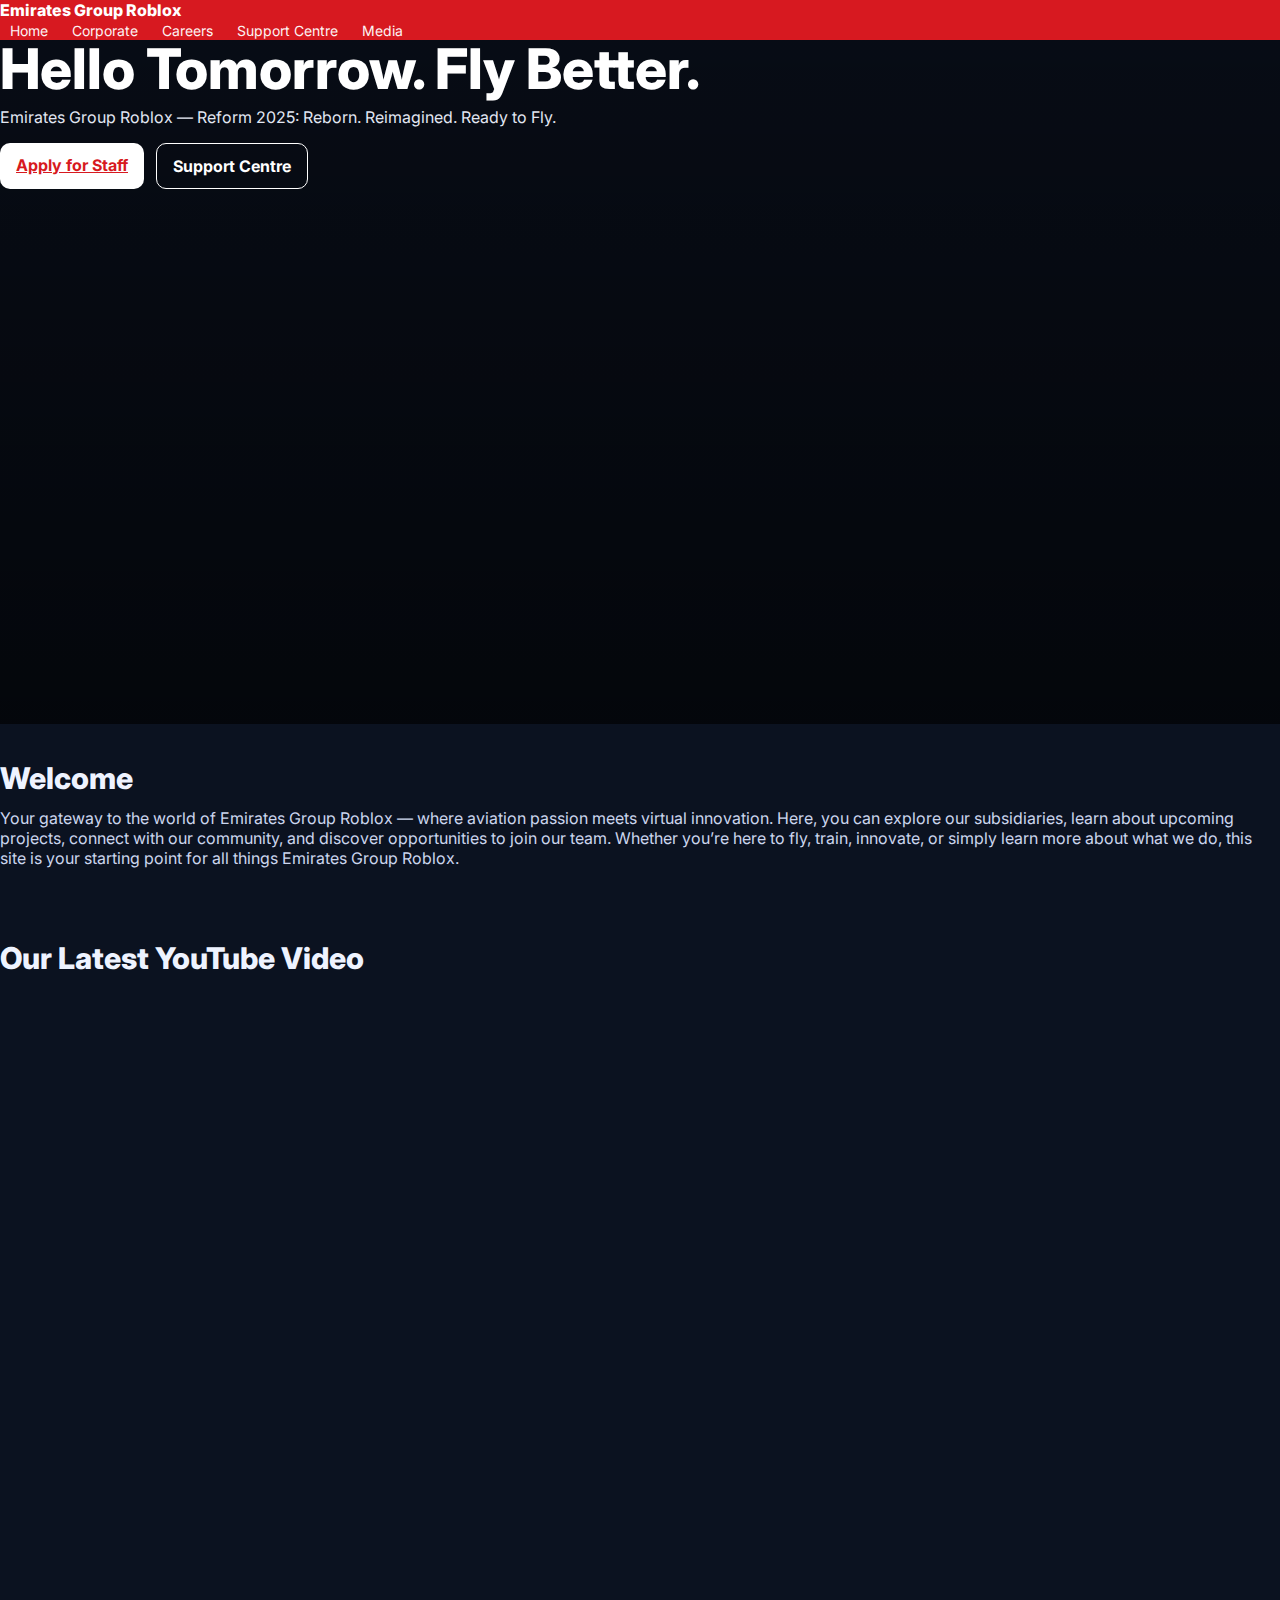
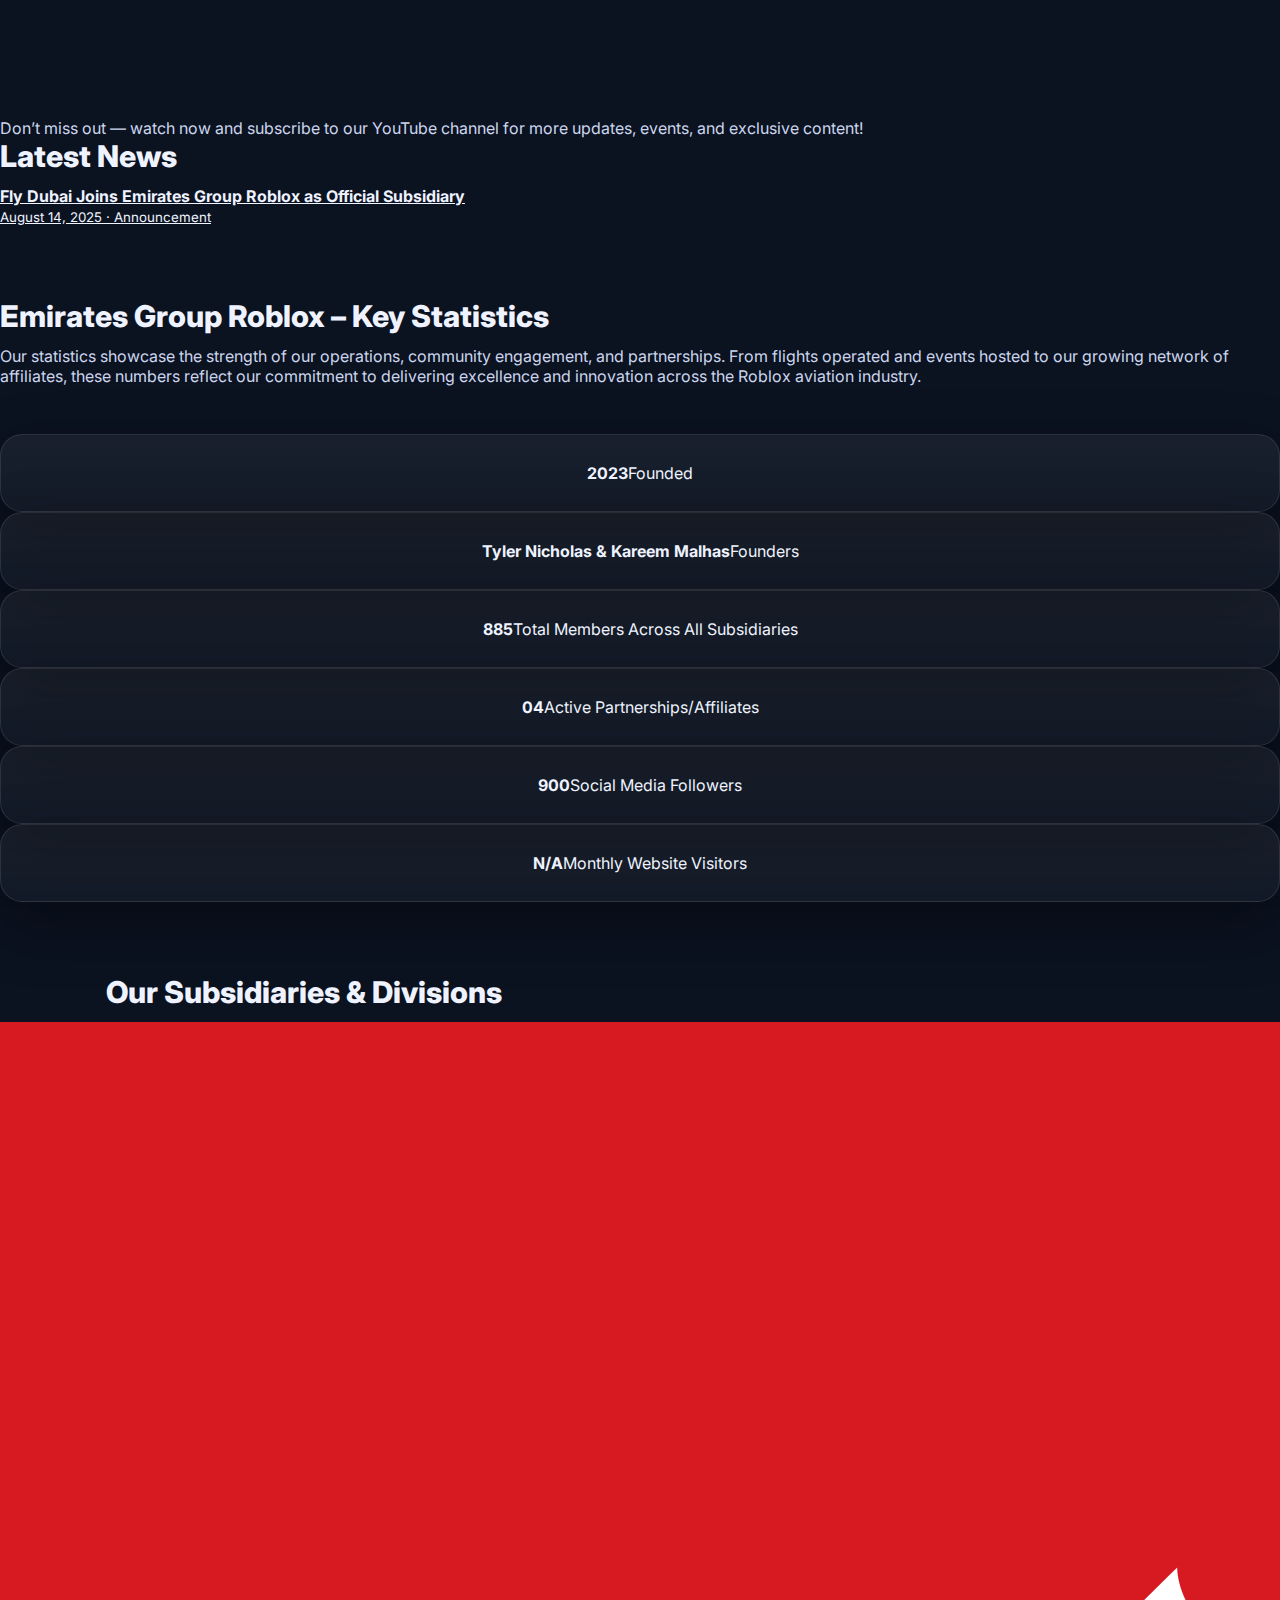
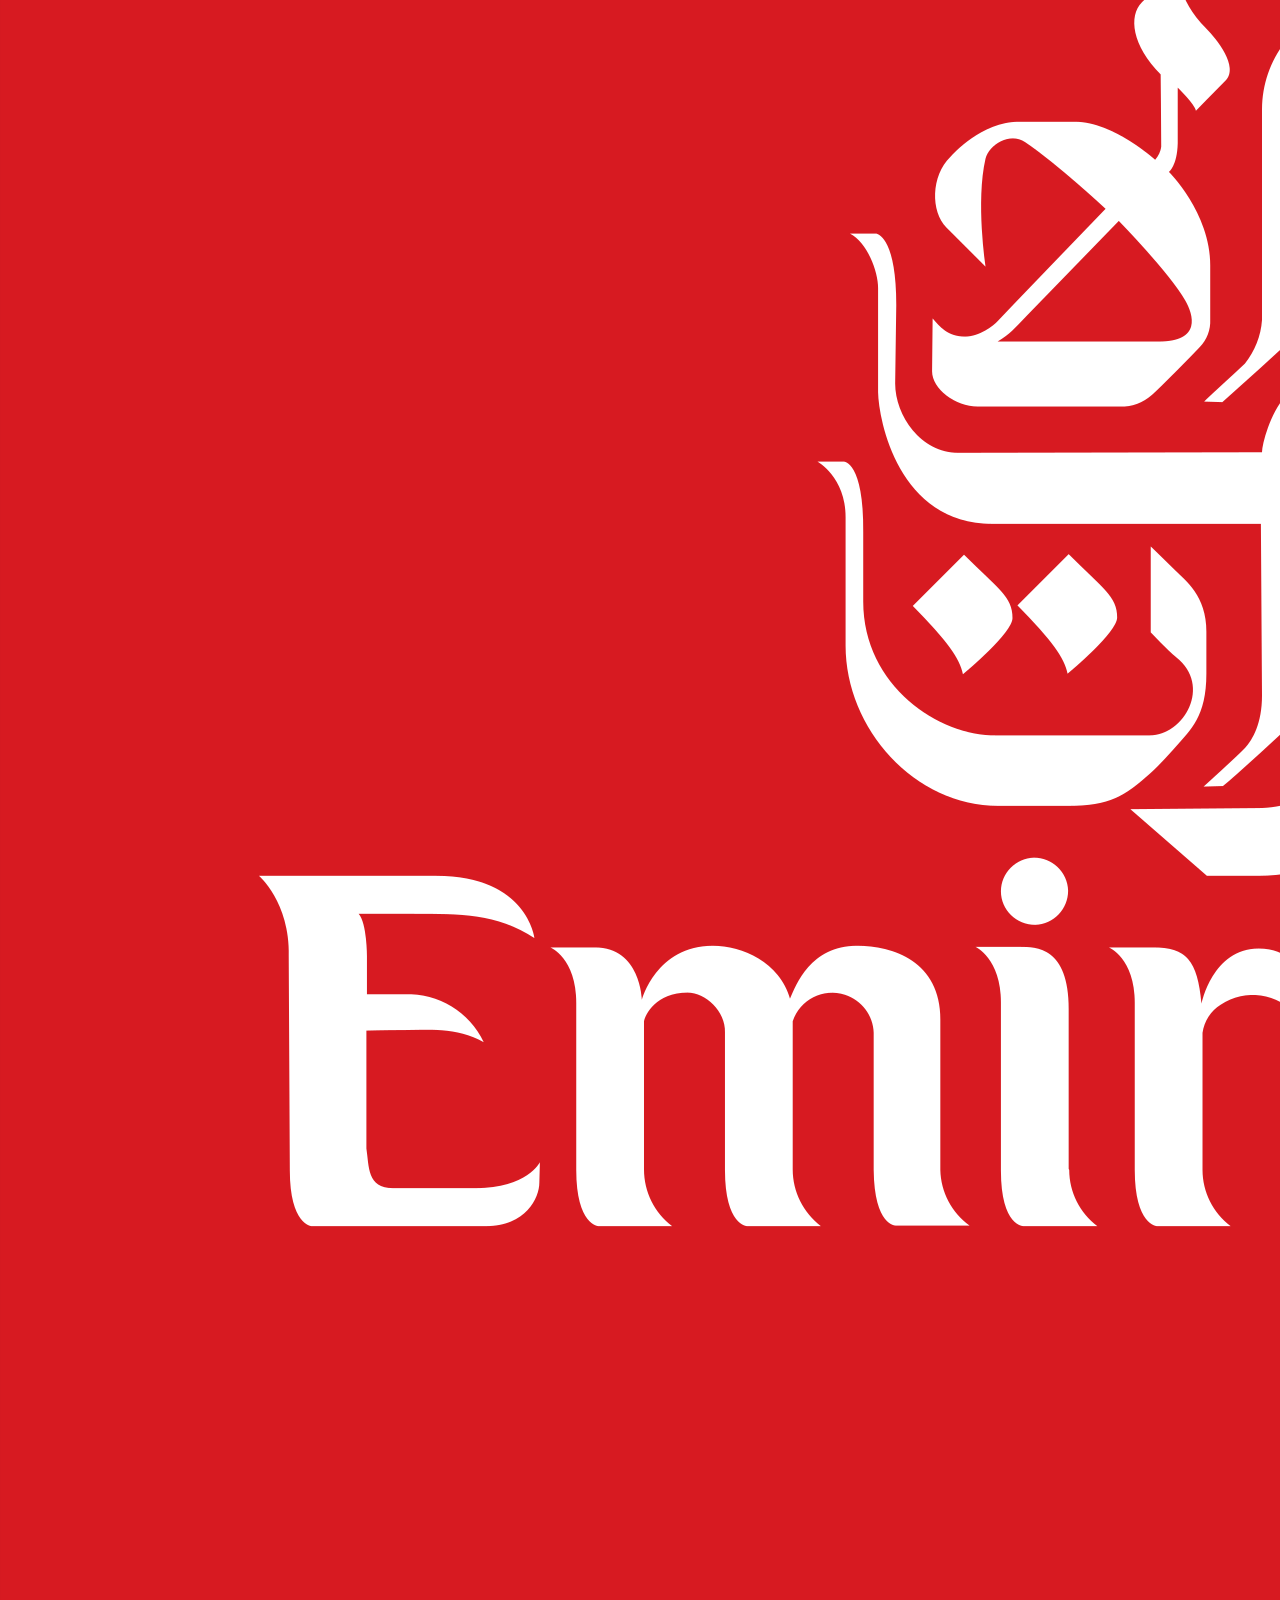
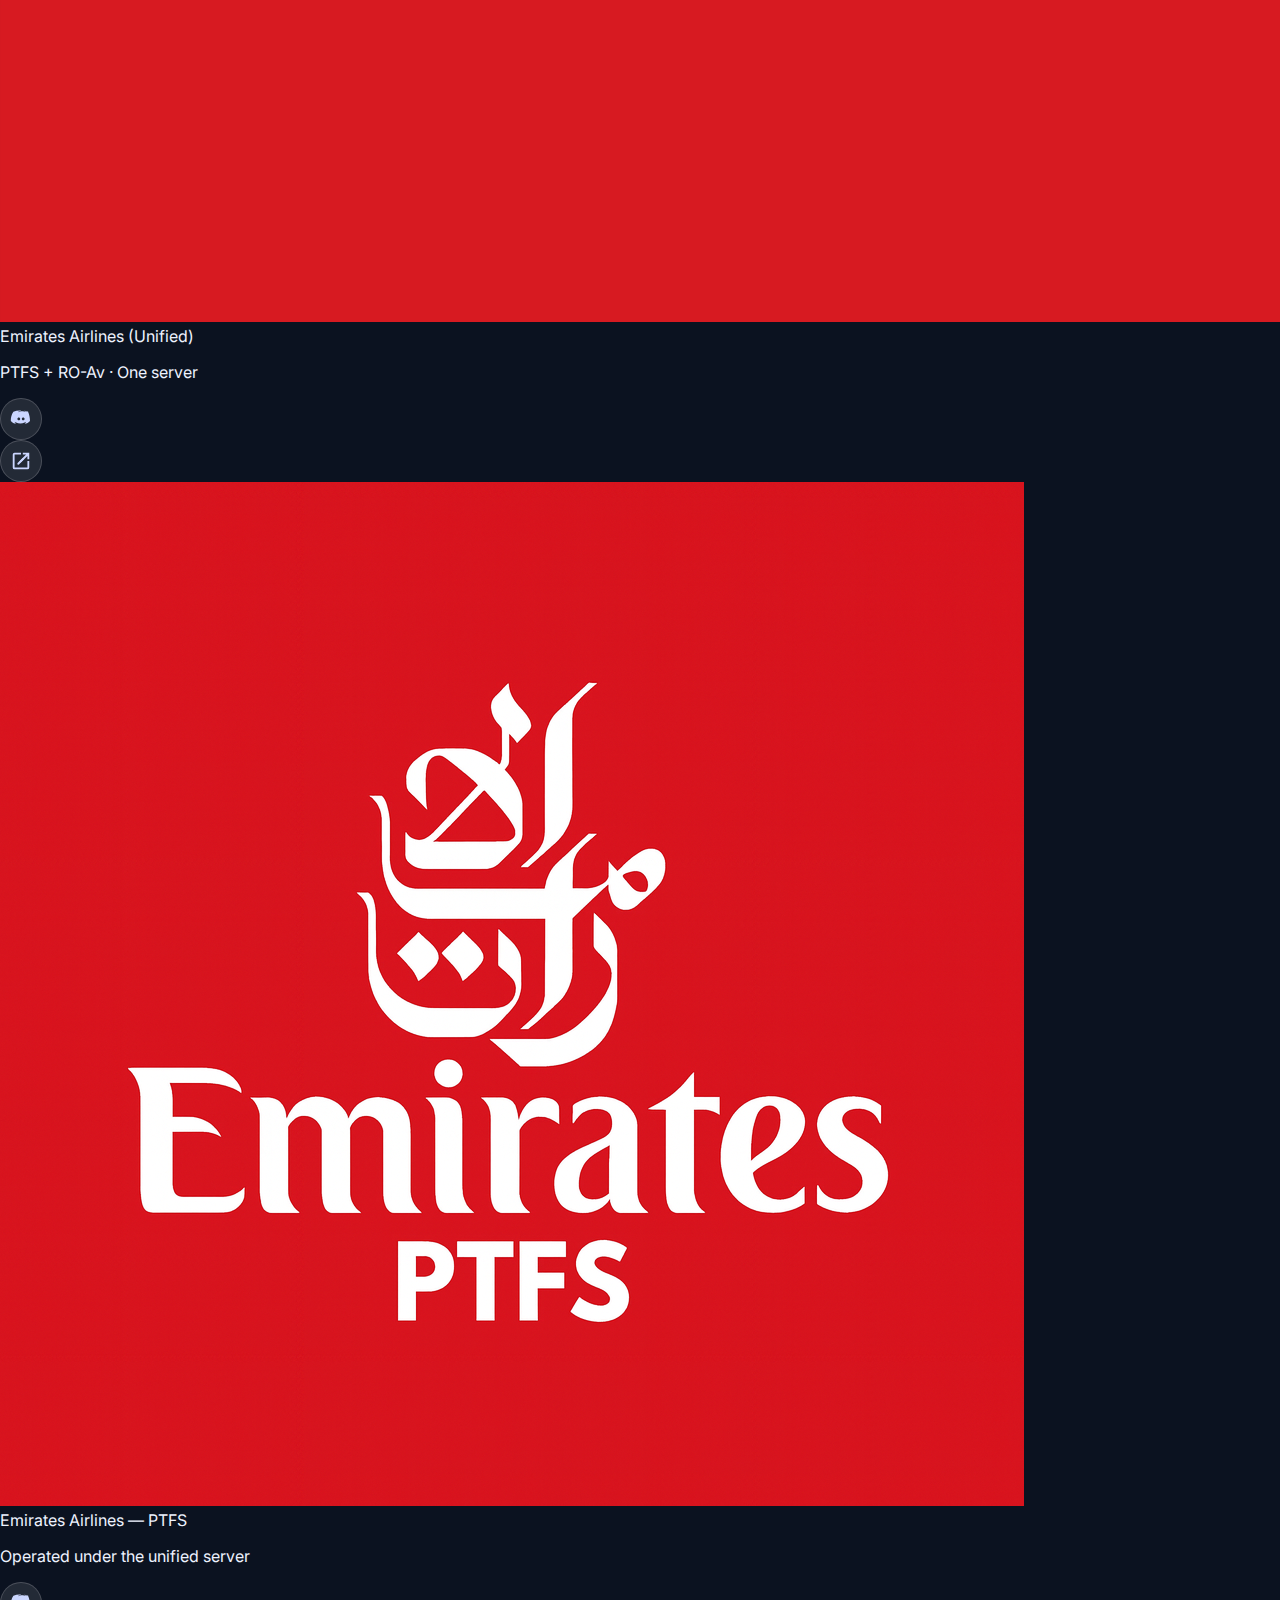
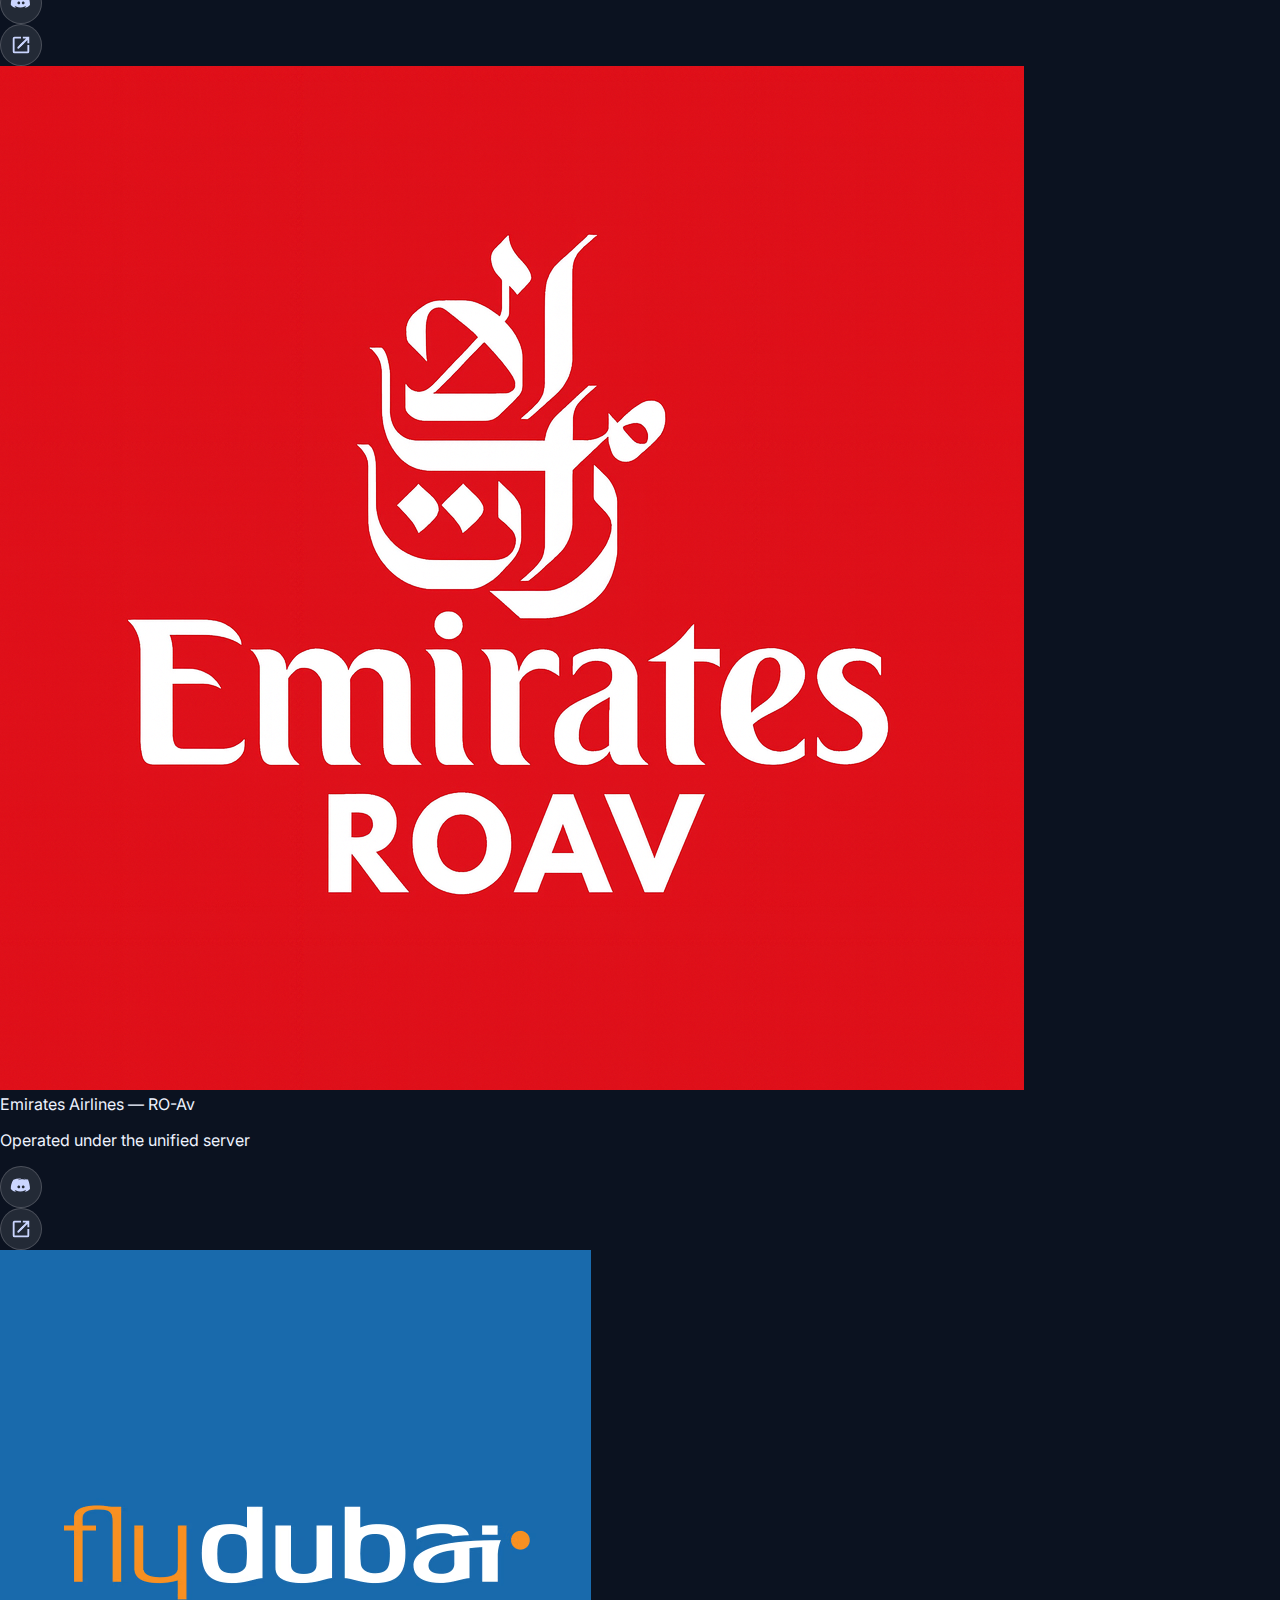
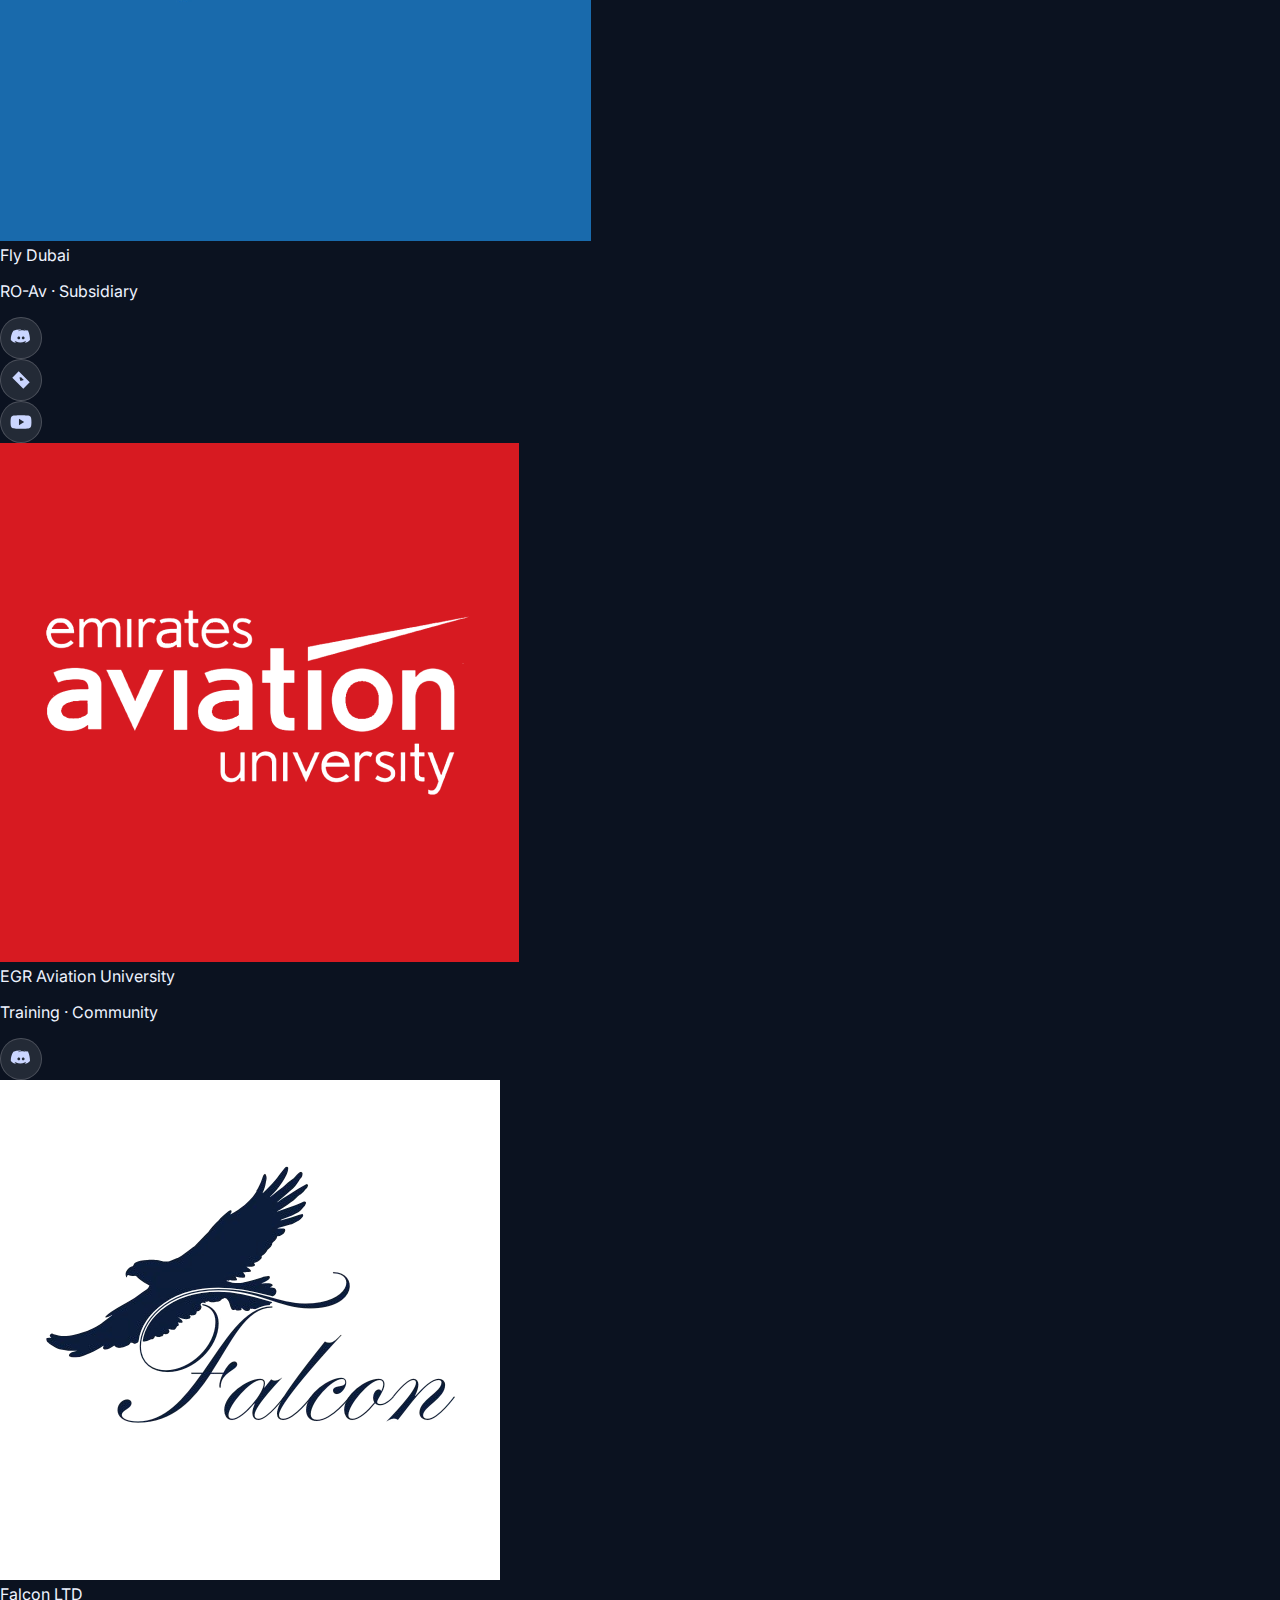
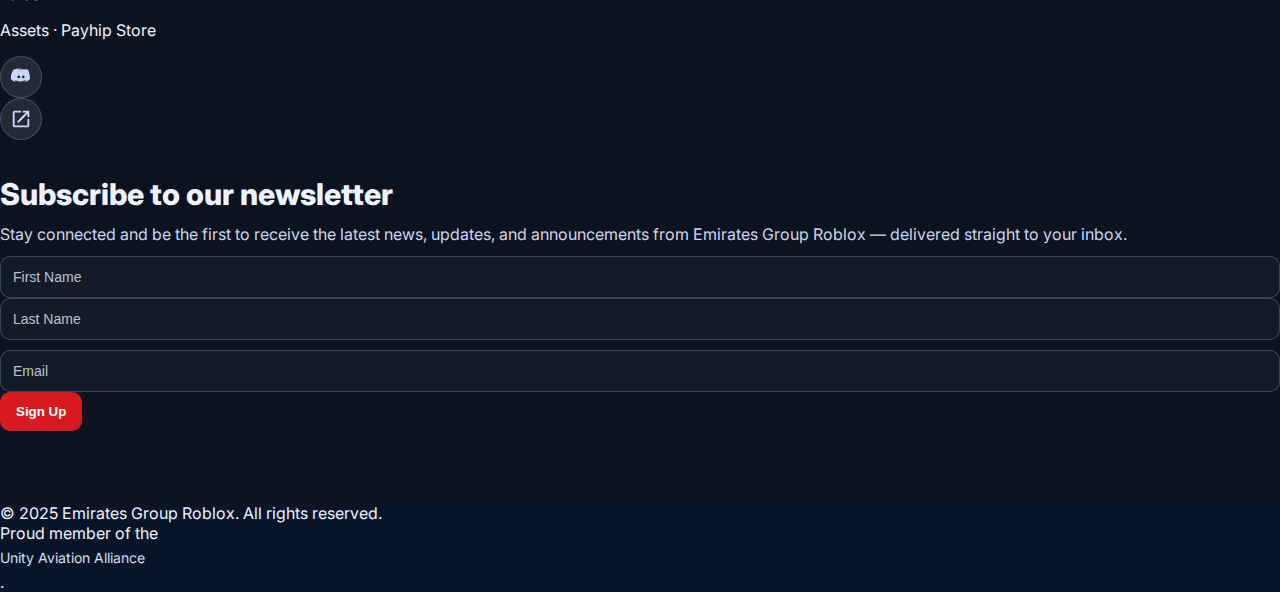
<file: index.html>
<!doctype html>
<html lang="en">
<head>
  <meta charset="utf-8">
  <title>Emirates Group Roblox</title>
  <meta name="viewport" content="width=device-width,initial-scale=1">
  <link rel="stylesheet" href="/css/style.css">
  <meta name="description" content="Emirates Group Roblox — Hello Tomorrow. Fly Better. Reform 2025: Reborn. Reimagined. Ready to Fly.">
</head>
<body>
  <!-- NAV -->
  <div class="nav">
    <div class="brand">Emirates Group Roblox</div>
    <nav>
      <a href="/index.html">Home</a>
      <a href="/corporate.html">Corporate</a>
      <a href="/careers.html">Careers</a>
      <a href="/support/index.html">Support Centre</a>
      <a href="/media.html">Media</a>
    </nav>
  </div>

  <!-- HERO (images injected by JS) -->
  <section class="hero">
    <div class="inner">
      <div class="wrap">
        <h1 class="h1 reveal">Hello Tomorrow. Fly Better.</h1>
        <p class="sub reveal">Emirates Group Roblox — Reform 2025: Reborn. Reimagined. Ready to Fly.</p>
        <div class="ctas reveal">
          <a class="btn primary" href="/careers.html">Apply for Staff</a>
          <a class="btn ghost" href="/support/index.html">Support Centre</a>
        </div>
      </div>
    </div>
  </section>

  <!-- WELCOME -->
  <section class="section reveal">
    <h2 class="h2">Welcome</h2>
    <p class="p">
      Your gateway to the world of Emirates Group Roblox — where aviation passion meets virtual innovation. Here, you can explore our subsidiaries, learn about upcoming projects, connect with our community, and discover opportunities to join our team. Whether you’re here to fly, train, innovate, or simply learn more about what we do, this site is your starting point for all things Emirates Group Roblox.
    </p>
  </section>

  <!-- VIDEO + NEWS -->
  <section class="section grid grid-2">
    <!-- Latest YouTube Video -->
    <div class="reveal">
      <h2 class="h2">Our Latest YouTube Video</h2>
      <div class="video">
        <iframe src="https://www.youtube.com/embed/wBkx7YEi4nA" title="Latest video" frameborder="0"
                allow="accelerometer; autoplay; clipboard-write; encrypted-media; gyroscope; picture-in-picture; web-share"
                allowfullscreen></iframe>
      </div>
      <p class="p" style="margin-top:10px">
        Don’t miss out — watch now and subscribe to our YouTube channel for more updates, events, and exclusive content!
      </p>
    </div>

    <!-- Latest News -->
    <div class="reveal">
      <h2 class="h2">Latest News</h2>
      <div class="news">
        <a class="news-item" href="/media.html#flydubai-joins">
          <b>Fly Dubai Joins Emirates Group Roblox as Official Subsidiary</b><br>
          <small>August 14, 2025 · Announcement</small>
        </a>
        <!-- Add more items later by copying the block above -->
      </div>
    </div>
  </section>

  <!-- STATS -->
  <section class="section reveal">
    <h2 class="h2">Emirates Group Roblox – Key Statistics</h2>
    <p class="p" style="margin-bottom:12px">
      Our statistics showcase the strength of our operations, community engagement, and partnerships. From flights operated and events hosted to our growing network of affiliates, these numbers reflect our commitment to delivering excellence and innovation across the Roblox aviation industry.
    </p>
    <div class="stats">
      <div class="stat"><b>2023</b>Founded</div>
      <div class="stat"><b>Tyler Nicholas &amp; Kareem Malhas</b>Founders</div>
      <div class="stat"><b>885</b>Total Members Across All Subsidiaries</div>
      <div class="stat"><b>04</b>Active Partnerships/Affiliates</div>
      <div class="stat"><b>900</b>Social Media Followers</div>
      <div class="stat"><b>N/A</b>Monthly Website Visitors</div>
    </div>
  </section>

  <!-- SUBSIDIARIES -->
<div class="band-dark">
  <section class="section reveal" id="subsidiaries" style="max-width:1100px;margin:0 auto;padding:0 16px">
    <h2 class="h2">Our Subsidiaries &amp; Divisions</h2>
  </section>

  <div class="subs-tiles">

    <!-- Emirates Airlines (Unified) -->
    <div class="partner-card">
      <div class="partner-body">
        <div class="logo-wrap">
          <img src="/assets/logo-emirates-unified.png" alt="Emirates Airlines (Unified)" onerror="this.style.display='none'">
        </div>
        <div class="partner-title">Emirates Airlines (Unified)</div>
        <p class="partner-sub">PTFS + RO-Av · One server</p>
      </div>
      <div class="partner-footer">
        <a class="icon-btn" href="https://discord.gg/RaudauJNn9" target="_blank" rel="noopener" aria-label="Discord">
          <!-- Discord -->
          <svg class="icon" viewBox="0 0 24 24" fill="currentColor"><path d="M20.3 4.2A17.4 17.4 0 0 0 15.9 3l-.2.3c2 .6 3 1.4 3 1.4-1.3-.6-2.5-.9-3.6-1-1.6-.2-3.2-.1-4.7.4-.4.1-.7.2-1 .3-.1 0-.2.1-.3.1l-.3.1s1-1 3.2-1.5l-.2-.3A17.3 17.3 0 0 0 3.7 4.2C1.4 7.7.8 11 .9 14.2c1.4 1.8 3.5 2.9 5.7 3-.7-.6-1.2-1.4-1.6-2.3.5.4 1 .7 1.6.9 3 1.3 6.4 1.3 9.4 0 .6-.2 1.1-.5 1.6-.9-.4.9-.9 1.7-1.6 2.3 2.3-.1 4.4-1.2 5.8-3 0-3.3-.6-6.5-2.1-10zM9.6 13.4c-.8 0-1.5-.7-1.5-1.5S8.8 10.4 9.6 10.4s1.5.7 1.5 1.5-.7 1.5-1.5 1.5zm4.8 0c-.8 0-1.5-.7-1.5-1.5s.7-1.5 1.5-1.5 1.5.7 1.5 1.5-.7 1.5-1.5 1.5z"/></svg>
        </a>
        <a class="icon-btn" href="https://sites.google.com/view/emirratesairlinesptfs/home" target="_blank" rel="noopener" aria-label="Website">
          <!-- Link icon -->
          <svg class="icon" viewBox="0 0 24 24" fill="currentColor"><path d="M10.59 13.41a1 1 0 0 1 0-1.41l3-3a1 1 0 1 1 1.41 1.41l-3 3a1 1 0 0 1-1.41 0z"/><path d="M14 3h7v7h-2V6.41l-9.29 9.3a1 1 0 0 1-1.42-1.42L17.59 5H14V3z"/><path d="M19 19H5V5h7V3H5a2 2 0 0 0-2 2v14a2 2 0 0 0 2 2h14a2 2 0 0 0 2-2v-7h-2v7z"/></svg>
        </a>
      </div>
    </div>

    <!-- Emirates Airlines — PTFS (legacy) -->
    <div class="partner-card">
      <div class="partner-body">
        <div class="logo-wrap">
          <img src="/assets/logo-emirates-ptfs.png" alt="Emirates Airlines PTFS" onerror="this.style.display='none'">
        </div>
        <div class="partner-title">Emirates Airlines — PTFS</div>
        <p class="partner-sub">Operated under the unified server</p>
      </div>
      <div class="partner-footer">
        <a class="icon-btn" href="https://discord.gg/RaudauJNn9" target="_blank" rel="noopener" aria-label="Discord">
          <svg class="icon" viewBox="0 0 24 24" fill="currentColor"><path d="M20.3 4.2A17.4 17.4 0 0 0 15.9 3l-.2.3c2 .6 3 1.4 3 1.4-1.3-.6-2.5-.9-3.6-1-1.6-.2-3.2-.1-4.7.4-.4.1-.7.2-1 .3-.1 0-.2.1-.3.1l-.3.1s1-1 3.2-1.5l-.2-.3A17.3 17.3 0 0 0 3.7 4.2C1.4 7.7.8 11 .9 14.2c1.4 1.8 3.5 2.9 5.7 3-.7-.6-1.2-1.4-1.6-2.3.5.4 1 .7 1.6.9 3 1.3 6.4 1.3 9.4 0 .6-.2 1.1-.5 1.6-.9-.4.9-.9 1.7-1.6 2.3 2.3-.1 4.4-1.2 5.8-3 0-3.3-.6-6.5-2.1-10zM9.6 13.4c-.8 0-1.5-.7-1.5-1.5S8.8 10.4 9.6 10.4s1.5.7 1.5 1.5-.7 1.5-1.5 1.5zm4.8 0c-.8 0-1.5-.7-1.5-1.5s.7-1.5 1.5-1.5 1.5.7 1.5 1.5-.7 1.5-1.5 1.5z"/></svg>
        </a>
        <a class="icon-btn" href="https://sites.google.com/view/emirratesairlinesptfs/home" target="_blank" rel="noopener" aria-label="Website">
          <svg class="icon" viewBox="0 0 24 24" fill="currentColor"><path d="M10.59 13.41a1 1 0 0 1 0-1.41l3-3a1 1 0 1 1 1.41 1.41l-3 3a1 1 0 0 1-1.41 0z"/><path d="M14 3h7v7h-2V6.41l-9.29 9.3a1 1 0 0 1-1.42-1.42L17.59 5H14V3z"/><path d="M19 19H5V5h7V3H5a2 2 0 0 0-2 2v14a2 2 0 0 0 2 2h14a2 2 0 0 0 2-2v-7h-2v7z"/></svg>
        </a>
      </div>
    </div>

    <!-- Emirates Airlines — RO-Av (legacy) -->
    <div class="partner-card">
      <div class="partner-body">
        <div class="logo-wrap">
          <img src="/assets/logo-emirates-roav.png" alt="Emirates Airlines RO-Av" onerror="this.style.display='none'">
        </div>
        <div class="partner-title">Emirates Airlines — RO-Av</div>
        <p class="partner-sub">Operated under the unified server</p>
      </div>
      <div class="partner-footer">
        <a class="icon-btn" href="https://discord.gg/RaudauJNn9" target="_blank" rel="noopener" aria-label="Discord">
          <svg class="icon" viewBox="0 0 24 24" fill="currentColor"><path d="M20.3 4.2A17.4 17.4 0 0 0 15.9 3l-.2.3c2 .6 3 1.4 3 1.4-1.3-.6-2.5-.9-3.6-1-1.6-.2-3.2-.1-4.7.4-.4.1-.7.2-1 .3-.1 0-.2.1-.3.1l-.3.1s1-1 3.2-1.5l-.2-.3A17.3 17.3 0 0 0 3.7 4.2C1.4 7.7.8 11 .9 14.2c1.4 1.8 3.5 2.9 5.7 3-.7-.6-1.2-1.4-1.6-2.3.5.4 1 .7 1.6.9 3 1.3 6.4 1.3 9.4 0 .6-.2 1.1-.5 1.6-.9-.4.9-.9 1.7-1.6 2.3 2.3-.1 4.4-1.2 5.8-3 0-3.3-.6-6.5-2.1-10zM9.6 13.4c-.8 0-1.5-.7-1.5-1.5S8.8 10.4 9.6 10.4s1.5.7 1.5 1.5-.7 1.5-1.5 1.5zm4.8 0c-.8 0-1.5-.7-1.5-1.5s.7-1.5 1.5-1.5 1.5.7 1.5 1.5-.7 1.5-1.5 1.5z"/></svg>
        </a>
        <a class="icon-btn" href="https://sites.google.com/view/emirratesairlinesptfs/home" target="_blank" rel="noopener" aria-label="Website">
          <svg class="icon" viewBox="0 0 24 24" fill="currentColor"><path d="M10.59 13.41a1 1 0 0 1 0-1.41l3-3a1 1 0 1 1 1.41 1.41l-3 3a1 1 0 0 1-1.41 0z"/><path d="M14 3h7v7h-2V6.41l-9.29 9.3a1 1 0 0 1-1.42-1.42L17.59 5H14V3z"/><path d="M19 19H5V5h7V3H5a2 2 0 0 0-2 2v14a2 2 0 0 0 2 2h14a2 2 0 0 0 2-2v-7h-2v7z"/></svg>
        </a>
      </div>
    </div>

    <!-- Fly Dubai -->
    <div class="partner-card">
      <div class="partner-body">
        <div class="logo-wrap">
          <img src="/assets/logo-flydubai.png" alt="Fly Dubai" onerror="this.style.display='none'">
        </div>
        <div class="partner-title">Fly Dubai</div>
        <p class="partner-sub">RO-Av · Subsidiary</p>
      </div>
      <div class="partner-footer">
        <a class="icon-btn" href="https://discord.gg/C59cqsrj9m" target="_blank" rel="noopener" aria-label="Discord">
          <svg class="icon" viewBox="0 0 24 24" fill="currentColor"><path d="M20.3 4.2A17.4 17.4 0 0 0 15.9 3l-.2.3c2 .6 3 1.4 3 1.4-1.3-.6-2.5-.9-3.6-1-1.6-.2-3.2-.1-4.7.4-.4.1-.7.2-1 .3-.1 0-.2.1-.3.1l-.3.1s1-1 3.2-1.5l-.2-.3A17.3 17.3 0 0 0 3.7 4.2C1.4 7.7.8 11 .9 14.2c1.4 1.8 3.5 2.9 5.7 3-.7-.6-1.2-1.4-1.6-2.3.5.4 1 .7 1.6.9 3 1.3 6.4 1.3 9.4 0 .6-.2 1.1-.5 1.6-.9-.4.9-.9 1.7-1.6 2.3 2.3-.1 4.4-1.2 5.8-3 0-3.3-.6-6.5-2.1-10zM9.6 13.4c-.8 0-1.5-.7-1.5-1.5S8.8 10.4 9.6 10.4s1.5.7 1.5 1.5-.7 1.5-1.5 1.5zm4.8 0c-.8 0-1.5-.7-1.5-1.5s.7-1.5 1.5-1.5 1.5.7 1.5 1.5-.7 1.5-1.5 1.5z"/></svg>
        </a>
        <a class="icon-btn" href="https://www.roblox.com/communities/35891802/FlyDubai-Virtual-Roblox#!/about" target="_blank" rel="noopener" aria-label="Roblox">
          <!-- Roblox (diamond) -->
          <svg class="icon" viewBox="0 0 24 24" fill="currentColor">
            <path d="M9.5 2.5 2.5 9.5l12 12 7-7-12-12zm2.6 6.4 3 3-3.7 1.1-1.1-3.7 1.8-.4z"/>
          </svg>
        </a>
        <a class="icon-btn" href="https://www.youtube.com/@Fly-Dubai-Roblox" target="_blank" rel="noopener" aria-label="YouTube">
          <!-- YouTube -->
          <svg class="icon" viewBox="0 0 24 24" fill="currentColor"><path d="M23 7.3a3 3 0 0 0-2.1-2.1C19 4.6 12 4.6 12 4.6s-7 0-8.9.6A3 3 0 0 0 1 7.3C.6 9.2.6 12 .6 12s0 2.8.4 4.7a3 3 0 0 0 2.1 2.1C5 19.4 12 19.4 12 19.4s7 0 8.9-.6a3 3 0 0 0 2.1-2.1c.4-1.9.4-4.7.4-4.7s0-2.8-.4-4.7zM9.8 15.5V8.5L15.5 12l-5.7 3.5z"/></svg>
        </a>
      </div>
    </div>

    <!-- EGR Aviation University -->
    <div class="partner-card">
      <div class="partner-body">
        <div class="logo-wrap">
          <img src="/assets/logo-egu.png" alt="Emirates Group Aviation University" onerror="this.style.display='none'">
        </div>
        <div class="partner-title">EGR Aviation University</div>
        <p class="partner-sub">Training · Community</p>
      </div>
      <div class="partner-footer">
        <a class="icon-btn" href="https://discord.gg/y69xqUMpfE" target="_blank" rel="noopener" aria-label="Discord">
          <svg class="icon" viewBox="0 0 24 24" fill="currentColor"><path d="M20.3 4.2A17.4 17.4 0 0 0 15.9 3l-.2.3c2 .6 3 1.4 3 1.4-1.3-.6-2.5-.9-3.6-1-1.6-.2-3.2-.1-4.7.4-.4.1-.7.2-1 .3-.1 0-.2.1-.3.1l-.3.1s1-1 3.2-1.5l-.2-.3A17.3 17.3 0 0 0 3.7 4.2C1.4 7.7.8 11 .9 14.2c1.4 1.8 3.5 2.9 5.7 3-.7-.6-1.2-1.4-1.6-2.3.5.4 1 .7 1.6.9 3 1.3 6.4 1.3 9.4 0 .6-.2 1.1-.5 1.6-.9-.4.9-.9 1.7-1.6 2.3 2.3-.1 4.4-1.2 5.8-3 0-3.3-.6-6.5-2.1-10zM9.6 13.4c-.8 0-1.5-.7-1.5-1.5S8.8 10.4 9.6 10.4s1.5.7 1.5 1.5-.7 1.5-1.5 1.5zm4.8 0c-.8 0-1.5-.7-1.5-1.5s.7-1.5 1.5-1.5 1.5.7 1.5 1.5-.7 1.5-1.5 1.5z"/></svg>
        </a>
      </div>
    </div>

    <!-- Falcon LTD -->
    <div class="partner-card">
      <div class="partner-body">
        <div class="logo-wrap">
          <img src="/assets/logo-falcon.png" alt="Falcon LTD" onerror="this.style.display='none'">
        </div>
        <div class="partner-title">Falcon LTD</div>
        <p class="partner-sub">Assets · Payhip Store</p>
      </div>
      <div class="partner-footer">
        <a class="icon-btn" href="https://discord.gg/fuePVPfPzF" target="_blank" rel="noopener" aria-label="Discord">
          <svg class="icon" viewBox="0 0 24 24" fill="currentColor"><path d="M20.3 4.2A17.4 17.4 0 0 0 15.9 3l-.2.3c2 .6 3 1.4 3 1.4-1.3-.6-2.5-.9-3.6-1-1.6-.2-3.2-.1-4.7.4-.4.1-.7.2-1 .3-.1 0-.2.1-.3.1l-.3.1s1-1 3.2-1.5l-.2-.3A17.3 17.3 0 0 0 3.7 4.2C1.4 7.7.8 11 .9 14.2c1.4 1.8 3.5 2.9 5.7 3-.7-.6-1.2-1.4-1.6-2.3.5.4 1 .7 1.6.9 3 1.3 6.4 1.3 9.4 0 .6-.2 1.1-.5 1.6-.9-.4.9-.9 1.7-1.6 2.3 2.3-.1 4.4-1.2 5.8-3 0-3.3-.6-6.5-2.1-10zM9.6 13.4c-.8 0-1.5-.7-1.5-1.5S8.8 10.4 9.6 10.4s1.5.7 1.5 1.5-.7 1.5-1.5 1.5zm4.8 0c-.8 0-1.5-.7-1.5-1.5s.7-1.5 1.5-1.5 1.5.7 1.5 1.5-.7 1.5-1.5 1.5z"/></svg>
        </a>
        <a class="icon-btn" href="https://payhip.com/FalconLtd" target="_blank" rel="noopener" aria-label="Payhip">
          <!-- Link icon -->
          <svg class="icon" viewBox="0 0 24 24" fill="currentColor"><path d="M10.59 13.41a1 1 0 0 1 0-1.41l3-3a1 1 0 1 1 1.41 1.41l-3 3a1 1 0 0 1-1.41 0z"/><path d="M14 3h7v7h-2V6.41l-9.29 9.3a1 1 0 0 1-1.42-1.42L17.59 5H14V3z"/><path d="M19 19H5V5h7V3H5a2 2 0 0 0-2 2v14a2 2 0 0 0 2 2h14a2 2 0 0 0 2-2v-7h-2v7z"/></svg>
        </a>
      </div>
    </div>

  </div>
</div>

 <!-- NEWSLETTER -->
  <section class="section reveal" id="newsletter">
    <h2 class="h2">Subscribe to our newsletter</h2>
    <p class="p" style="margin-bottom:12px">
      Stay connected and be the first to receive the latest news, updates, and announcements from Emirates Group Roblox — delivered straight to your inbox.
    </p>
    <form class="form" action="mailto:news@emiratesgrouproblox.link" method="post" enctype="text/plain">
      <div class="row">
        <input class="input" name="First Name" placeholder="First Name" required>
        <input class="input" name="Last Name" placeholder="Last Name" required>
      </div>
      <div class="row" style="margin-top:10px">
        <input class="input" type="email" name="Email" placeholder="Email" required>
        <button class="btn red" type="submit">Sign Up</button>
      </div>
      <!-- Later: swap mailto for Formspree or your API -->
    </form>
  </section>

  <footer class="footer">
    <div class="row">
      <div>© 2025 Emirates Group Roblox. All rights reserved.</div>
      <div style="display:flex;gap:12px">
        <span>Proud member of the <a href="https://discord.gg/c2kCQQK2rd" target="_blank" rel="noopener">Unity Aviation Alliance</a>.</span>
      </div>
    </div>
  </footer>

  <!-- JS: slideshow + reveal -->
  <script>
  // build hero slides with your images (make sure these files exist in /assets)
  const slideImages = [
    "/assets/hq.jpg",
    "/assets/a359-1.jpg",
    "/assets/a359-2.jpg",
    "/assets/a359-3.jpg",
    "/assets/a359-4.jpg"
  ];
  const hero = document.querySelector(".hero");
  if (hero){
    slideImages.forEach((src,i)=>{
      const d=document.createElement("div");
      d.className="slide"+(i===0?" active":"");
      d.style.backgroundImage=`url('${src}')`;
      hero.prepend(d);
    });
    let i=0;
    setInterval(()=>{
      const nodes=[...document.querySelectorAll(".slide")];
      nodes[i].classList.remove("active");
      i=(i+1)%nodes.length;
      nodes[i].classList.add("active");
    },5000);
  }

  // reveal on scroll
  const io=new IntersectionObserver((entries)=>{
    entries.forEach(e=>{
      if(e.isIntersecting){ e.target.classList.add("show"); io.unobserve(e.target); }
    });
  },{threshold:0.15});
  document.querySelectorAll(".reveal").forEach(el=>io.observe(el));
  </script>
</body>
</html>
</file>
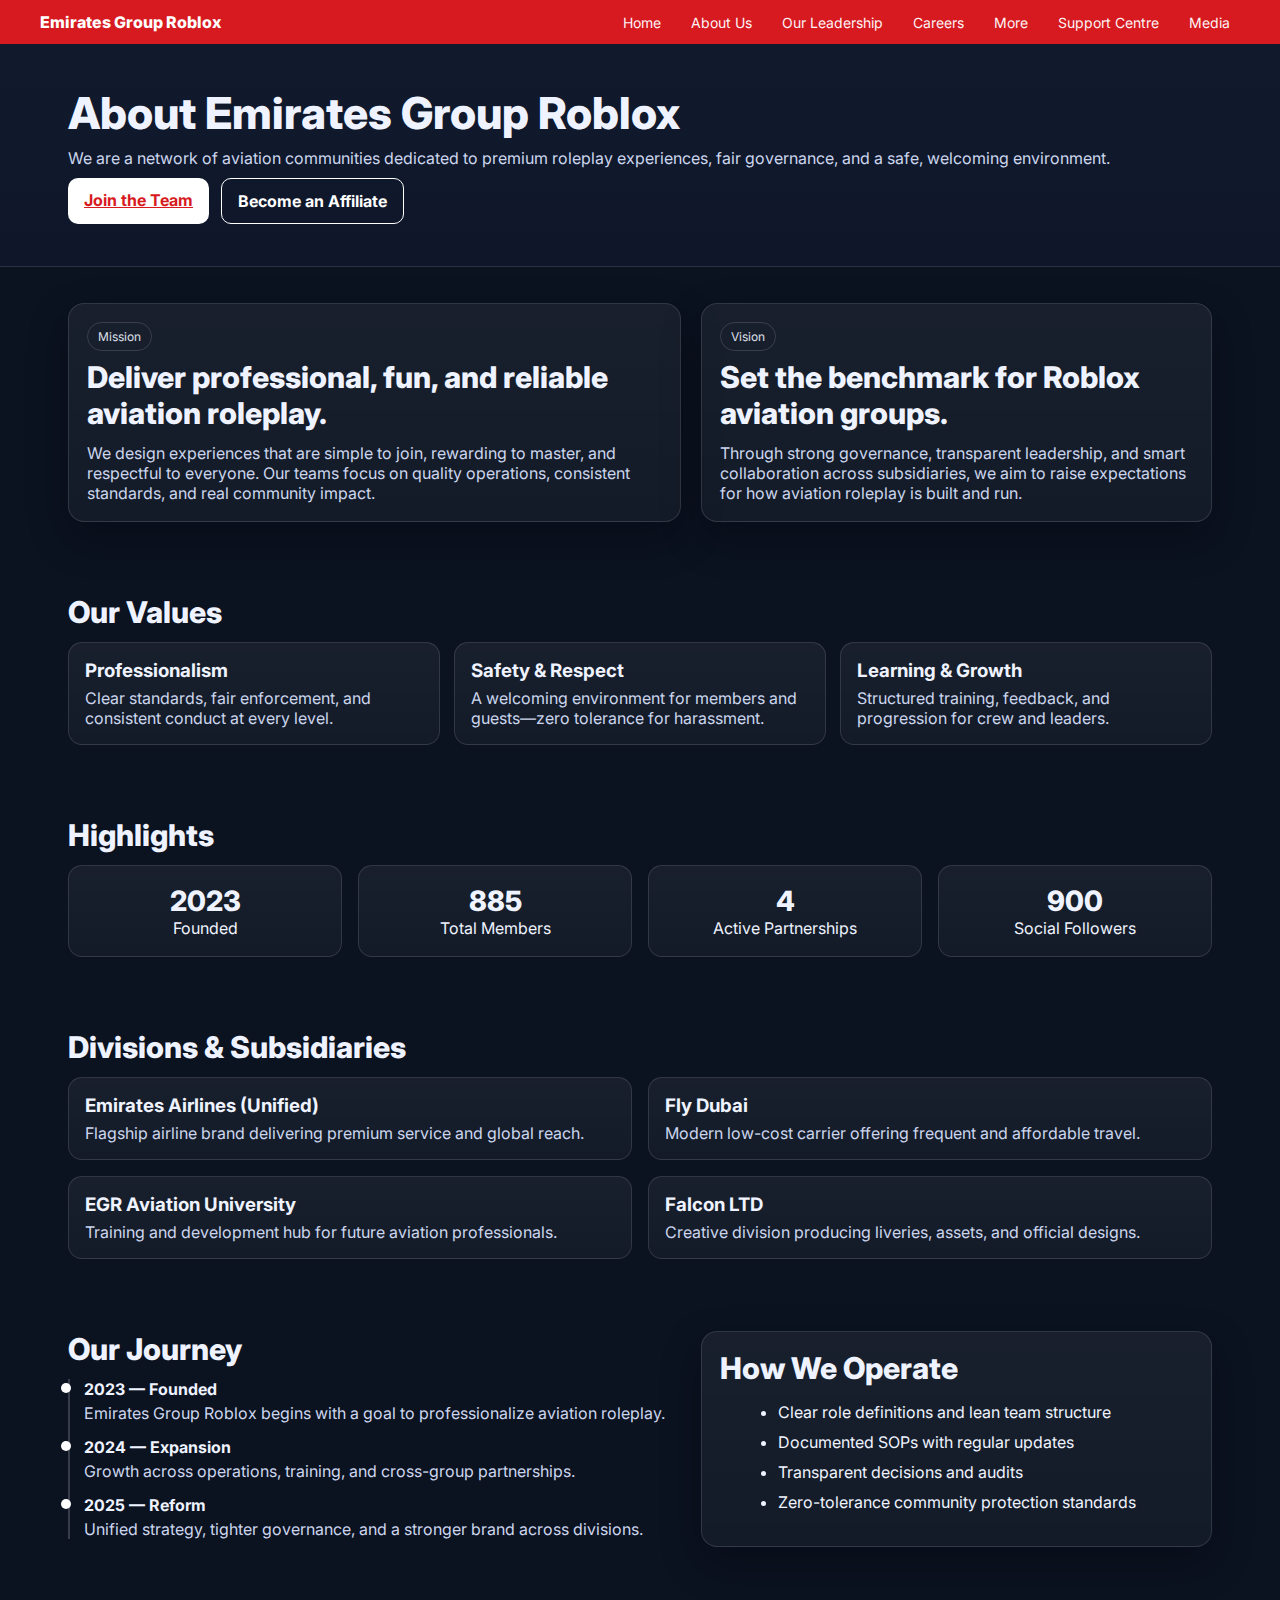
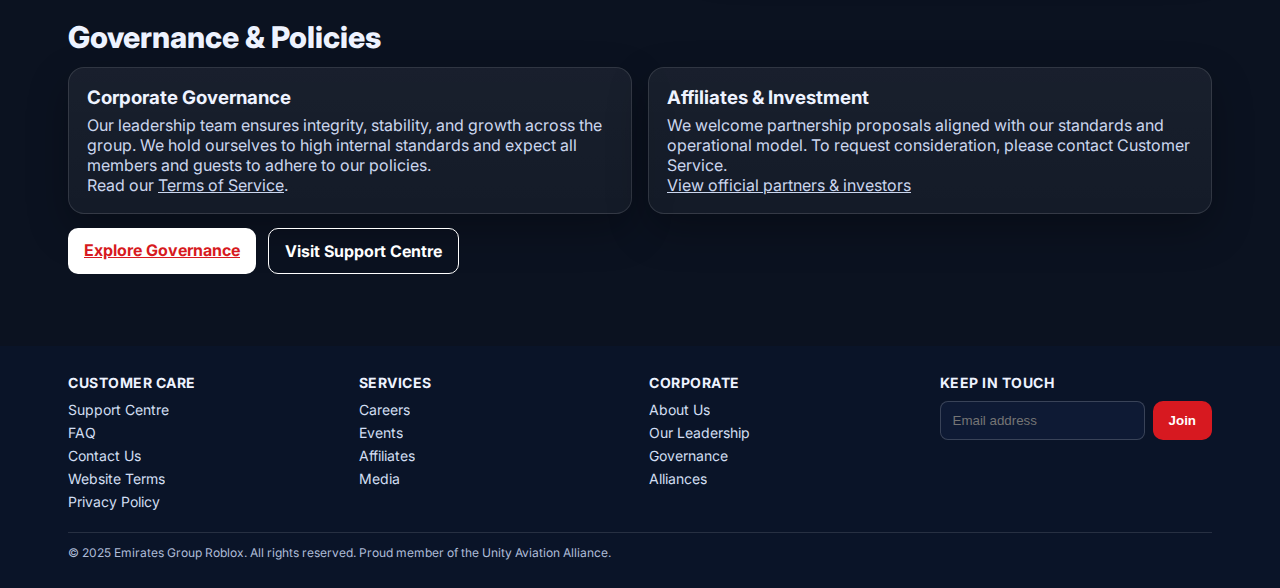
<file: about.html>
<!doctype html>
<html lang="en">
<head>
  <meta charset="utf-8">
  <title>About Us — Emirates Group Roblox</title>
  <meta name="viewport" content="width=device-width,initial-scale=1">
  <meta name="description" content="About Emirates Group Roblox — mission, vision, values, divisions, and governance.">
  <link rel="stylesheet" href="/css/style.css?v=32">
  <style>
    /* About-only tweaks */
    .page-hero{padding:42px 0;background:linear-gradient(180deg,#111a2d,#0f1629);border-bottom:1px solid rgba(255,255,255,.10)}
    .page-hero .title{font-size:clamp(28px,4.2vw,44px);margin:0 0 8px;font-weight:800}
    .grid-2{display:grid;gap:20px}
    @media (min-width:900px){.grid-2{grid-template-columns:1.2fr 1fr}}
    .card-lite{background:linear-gradient(180deg,rgba(255,255,255,.06),rgba(255,255,255,.04));border:1px solid rgba(255,255,255,.12);border-radius:16px;padding:18px;box-shadow:0 16px 40px rgba(0,0,0,.28)}
    .pill{display:inline-block;padding:6px 10px;border:1px solid rgba(255,255,255,.16);border-radius:999px;font-size:12px;opacity:.9}
    .values{display:grid;gap:14px}
    @media (min-width:900px){.values{grid-template-columns:repeat(3,1fr)}}
    .value{background:linear-gradient(180deg,rgba(255,255,255,.06),rgba(255,255,255,.04));border:1px solid rgba(255,255,255,.12);border-radius:14px;padding:16px}
    .points{display:grid;gap:10px}
    .points li{margin-left:18px}
    .timeline{display:grid;gap:14px;border-left:2px solid rgba(255,255,255,.18);padding-left:14px}
    .t-item{position:relative}
    .t-item:before{content:"";position:absolute;left:-23px;top:4px;width:10px;height:10px;border-radius:999px;background:#fff}
    .kpi-grid{display:grid;gap:16px}
    @media (min-width:900px){.kpi-grid{grid-template-columns:repeat(4,1fr)}}
    .kpi{background:linear-gradient(180deg,rgba(255,255,255,.06),rgba(255,255,255,.04));border:1px solid rgba(255,255,255,.12);border-radius:14px;padding:18px;text-align:center}
    .kpi .num{font-size:28px;font-weight:800}
    .divisions{display:grid;gap:16px}
    @media (min-width:900px){.divisions{grid-template-columns:repeat(2,1fr)}}
    .d-card{background:linear-gradient(180deg,rgba(255,255,255,.06),rgba(255,255,255,.04));border:1px solid rgba(255,255,255,.12);border-radius:14px;padding:16px}
    .govern{display:grid;gap:16px}
    @media (min-width:900px){.govern{grid-template-columns:repeat(2,1fr)}}
    .cta-row{display:flex;gap:12px;flex-wrap:wrap}
  </style>
</head>
<body>
  <!-- NAV -->
  <div class="nav">
    <div class="container row">
      <div class="brand">Emirates Group Roblox</div>
      <div style="display:flex;align-items:center;gap:10px;flex-wrap:wrap">
        <a href="/index.html">Home</a>
        <a href="/about.html">About Us</a>
        <a href="/leadership.html">Our Leadership</a>
        <a href="/careers.html">Careers</a>
        <a href="/more.html">More</a>
        <a href="/support/index.html">Support Centre</a>
        <a href="/media.html">Media</a>
      </div>
    </div>
  </div>

  <!-- PAGE HERO -->
  <header class="page-hero">
    <div class="container">
      <h1 class="title">About Emirates Group Roblox</h1>
      <p class="p">We are a network of aviation communities dedicated to premium roleplay experiences, fair governance, and a safe, welcoming environment.</p>
      <div style="margin-top:10px" class="cta-row">
        <a class="btn primary" href="/careers.html">Join the Team</a>
        <a class="btn ghost" href="/more.html#partners">Become an Affiliate</a>
      </div>
    </div>
  </header>

  <!-- MISSION / VISION -->
  <section class="section">
    <div class="container grid-2">
      <div class="card-lite">
        <span class="pill">Mission</span>
        <h2 class="h2" style="margin-top:8px">Deliver professional, fun, and reliable aviation roleplay.</h2>
        <p class="p">We design experiences that are simple to join, rewarding to master, and respectful to everyone. Our teams focus on quality operations, consistent standards, and real community impact.</p>
      </div>
      <div class="card-lite">
        <span class="pill">Vision</span>
        <h2 class="h2" style="margin-top:8px">Set the benchmark for Roblox aviation groups.</h2>
        <p class="p">Through strong governance, transparent leadership, and smart collaboration across subsidiaries, we aim to raise expectations for how aviation roleplay is built and run.</p>
      </div>
    </div>
  </section>

  <!-- VALUES -->
  <section class="section">
    <div class="container">
      <h2 class="h2">Our Values</h2>
      <div class="values">
        <div class="value">
          <h3 style="margin:0 0 6px">Professionalism</h3>
          <p class="p">Clear standards, fair enforcement, and consistent conduct at every level.</p>
        </div>
        <div class="value">
          <h3 style="margin:0 0 6px">Safety & Respect</h3>
          <p class="p">A welcoming environment for members and guests—zero tolerance for harassment.</p>
        </div>
        <div class="value">
          <h3 style="margin:0 0 6px">Learning & Growth</h3>
          <p class="p">Structured training, feedback, and progression for crew and leaders.</p>
        </div>
      </div>
    </div>
  </section>

  <!-- HIGHLIGHTS / KPIs -->
  <section class="section">
    <div class="container">
      <h2 class="h2">Highlights</h2>
      <div class="kpi-grid">
        <div class="kpi"><div class="num">2023</div><div>Founded</div></div>
        <div class="kpi"><div class="num">885</div><div>Total Members</div></div>
        <div class="kpi"><div class="num">4</div><div>Active Partnerships</div></div>
        <div class="kpi"><div class="num">900</div><div>Social Followers</div></div>
      </div>
    </div>
  </section>

  <!-- DIVISIONS SNAPSHOT -->
  <section class="section">
    <div class="container">
      <h2 class="h2">Divisions & Subsidiaries</h2>
      <div class="divisions">
        <div class="d-card">
          <h3 style="margin:0 0 6px">Emirates Airlines (Unified)</h3>
          <p class="p">Flagship airline brand delivering premium service and global reach.</p>
        </div>
        <div class="d-card">
          <h3 style="margin:0 0 6px">Fly Dubai</h3>
          <p class="p">Modern low-cost carrier offering frequent and affordable travel.</p>
        </div>
        <div class="d-card">
          <h3 style="margin:0 0 6px">EGR Aviation University</h3>
          <p class="p">Training and development hub for future aviation professionals.</p>
        </div>
        <div class="d-card">
          <h3 style="margin:0 0 6px">Falcon LTD</h3>
          <p class="p">Creative division producing liveries, assets, and official designs.</p>
        </div>
      </div>
    </div>
  </section>

  <!-- TIMELINE -->
  <section class="section">
    <div class="container grid-2">
      <div>
        <h2 class="h2">Our Journey</h2>
        <div class="timeline">
          <div class="t-item">
            <h4 style="margin:0 0 4px">2023 — Founded</h4>
            <p class="p">Emirates Group Roblox begins with a goal to professionalize aviation roleplay.</p>
          </div>
          <div class="t-item">
            <h4 style="margin:0 0 4px">2024 — Expansion</h4>
            <p class="p">Growth across operations, training, and cross-group partnerships.</p>
          </div>
          <div class="t-item">
            <h4 style="margin:0 0 4px">2025 — Reform</h4>
            <p class="p">Unified strategy, tighter governance, and a stronger brand across divisions.</p>
          </div>
        </div>
      </div>
      <div class="card-lite">
        <h2 class="h2">How We Operate</h2>
        <ul class="points">
          <li>Clear role definitions and lean team structure</li>
          <li>Documented SOPs with regular updates</li>
          <li>Transparent decisions and audits</li>
          <li>Zero-tolerance community protection standards</li>
        </ul>
      </div>
    </div>
  </section>

  <!-- GOVERNANCE -->
  <section class="section">
    <div class="container">
      <h2 class="h2">Governance & Policies</h2>
      <div class="govern">
        <div class="card-lite">
          <h3 style="margin:0 0 6px">Corporate Governance</h3>
          <p class="p">Our leadership team ensures integrity, stability, and growth across the group. We hold ourselves to high internal standards and expect all members and guests to adhere to our policies.</p>
          <p class="p">Read our <a href="https://docs.google.com/document/d/1i6bAyl7c_gnPmp_902wipgAqLI28YY4_RWtRz4eO6M8/edit?usp=sharing" target="_blank" rel="noopener">Terms of Service</a>.</p>
        </div>
        <div class="card-lite">
          <h3 style="margin:0 0 6px">Affiliates & Investment</h3>
          <p class="p">We welcome partnership proposals aligned with our standards and operational model. To request consideration, please contact Customer Service.</p>
          <p class="p"><a href="https://docs.google.com/document/d/1_W8hFM6KSROeUPt7UG0Fzyi3BuLmRbe1ykrmQhvR2Sg/edit?usp=sharing" target="_blank" rel="noopener">View official partners &amp; investors</a></p>
        </div>
      </div>
      <div style="margin-top:14px" class="cta-row">
        <a class="btn primary" href="/more.html#governance">Explore Governance</a>
        <a class="btn ghost" href="/support/index.html">Visit Support Centre</a>
      </div>
    </div>
  </section>

  <!-- FOOTER -->
  <footer class="footer">
    <div class="container">
      <div class="cols">
        <div>
          <h4>Customer Care</h4>
          <a href="/support/index.html">Support Centre</a>
          <a href="/more.html#faq">FAQ</a>
          <a href="/more.html#contact">Contact Us</a>
          <a href="/terms.html">Website Terms</a>
          <a href="/privacy.html">Privacy Policy</a>
        </div>
        <div>
          <h4>Services</h4>
          <a href="/careers.html">Careers</a>
          <a href="/more.html#events">Events</a>
          <a href="/more.html#partners">Affiliates</a>
          <a href="/media.html">Media</a>
        </div>
        <div>
          <h4>Corporate</h4>
          <a href="/about.html">About Us</a>
          <a href="/leadership.html">Our Leadership</a>
          <a href="/more.html#governance">Governance</a>
          <a href="/more.html#alliances">Alliances</a>
        </div>
        <div class="keep">
          <h4>Keep in Touch</h4>
          <form action="mailto:news@emiratesgrouproblox.link" method="post" enctype="text/plain">
            <input type="email" name="Email" placeholder="Email address" required>
            <button class="btn red" type="submit">Join</button>
          </form>
        </div>
      </div>
      <div class="small">© 2025 Emirates Group Roblox. All rights reserved. Proud member of the Unity Aviation Alliance.</div>
    </div>
  </footer>
</body>
</html>
</file>
<file: css/style.css>
/* ===== Base ===== */
@import url('https://fonts.googleapis.com/css2?family=Inter:wght@400;600;800&display=swap');
:root{
  --brand:#d71920;
  --ink:#0f1220;
  --bg:#0b1220;
  --panel:#101a2e;
  --line:rgba(255,255,255,.10);
  --glass:rgba(255,255,255,.06);
}
*{box-sizing:border-box} html,body{margin:0;padding:0}
body{font-family:Inter,system-ui,-apple-system,Segoe UI,Roboto,Arial,sans-serif;color:#eef3ff;background:var(--bg)}
a{color:inherit}

/* Shared container so content never hugs edges */
.container{max-width:1200px;margin:0 auto;padding:0 28px}

/* ===== Nav (red bar) ===== */
.nav{position:sticky;top:0;z-index:50;background:var(--brand);color:#fff}
.nav .row{display:flex;align-items:center;justify-content:space-between;padding:12px 0}
.brand{font-weight:800}
.nav a{color:#fff;text-decoration:none;margin:0 10px;font-size:14px;opacity:.95}
.nav a:hover{opacity:1;text-decoration:underline}
.drop{position:relative}
.drop>button{all:unset;cursor:pointer;color:#fff;font-size:14px}
.menu{position:absolute;right:0;top:calc(100% + 8px);min-width:200px;background:#fff;color:#111;border:1px solid #e7ebf3;border-radius:10px;box-shadow:0 16px 40px rgba(0,0,0,.16);display:none;overflow:hidden}
.menu a{display:block;padding:10px 12px;color:#111;text-decoration:none;font-size:14px}
.menu a:hover{background:#f6f7fb}
.drop:focus-within .menu,.drop.open .menu{display:block}

/* ===== Hero slider ===== */
.hero{position:relative;height:min(76vh,740px);overflow:hidden}
.slide{position:absolute;inset:0;background-size:cover;background-position:center;opacity:0;transition:opacity .9s}
.slide.active{opacity:1}
.hero::after{content:"";position:absolute;inset:0;background:linear-gradient(180deg,rgba(0,0,0,.35),rgba(0,0,0,.65))}
.hero .inner{position:relative;z-index:1;height:100%}
.hero .cta{display:flex;align-items:flex-end;height:100%}
.h1{font-size:clamp(30px,5vw,56px);line-height:1.05;margin:0 0 8px;font-weight:800;color:#fff}
.sub{margin:0 0 16px;opacity:.95}
.ctas{display:flex;gap:12px;margin-bottom:52px}
.btn{display:inline-block;padding:12px 16px;border-radius:10px;font-weight:700}
.btn.primary{background:#fff;color:var(--brand)}
.btn.ghost{border:1.5px solid #fff;color:#fff;text-decoration:none}

/* ===== Sections ===== */
.section{padding:36px 0}
.h2{font-weight:800;font-size:clamp(22px,3vw,30px);margin:0 0 12px}
.p{color:#cbd6ee;margin:0}

/* Welcome card */
.lede{background:linear-gradient(180deg,#111a2d,#0f1629);border:1px solid var(--line);border-radius:16px;padding:18px;box-shadow:0 18px 50px rgba(0,0,0,.25)}

/* Video */
.video-wrap{border:1px solid var(--line);border-radius:16px;overflow:hidden;background:#000}
.video{position:relative;padding-top:56.25%}
.video iframe{position:absolute;inset:0;width:100%;height:100%}
.channel-note{color:#cfd8f0;margin-top:10px}

/* News */
.news-list{display:grid;gap:16px}
.card{background:linear-gradient(180deg,#111a2d,#0f1629);border:1px solid var(--line);border-radius:14px;padding:16px;box-shadow:0 12px 30px rgba(0,0,0,.25)}
.card h3{margin:0 0 6px}
.meta{color:#9fb0d1;font-size:13px;margin-bottom:10px}
details summary{cursor:pointer;list-style:none;font-weight:600}
details summary::-webkit-details-marker{display:none}

/* ===== Stats (glassy cards, like your screenshot) ===== */
.stats{padding:36px 0}
.stats .head{text-align:center;margin-bottom:22px}
.stats .title{font-size:clamp(26px,4.2vw,42px);font-weight:800;margin:0 0 10px}
.stats .subtxt{color:#cfd8f0;max-width:900px;margin:0 auto}
.stat-grid{display:grid;gap:22px}
@media (min-width:760px){.stat-grid{grid-template-columns:repeat(2,1fr)}}
@media (min-width:1100px){.stat-grid{grid-template-columns:repeat(4,1fr)}}
.stat{background:linear-gradient(180deg,rgba(255,255,255,.06),rgba(255,255,255,.04));border:1px solid var(--line);border-radius:22px;padding:28px 24px;text-align:center;box-shadow:0 22px 60px rgba(0,0,0,.35)}
.stat-icon{width:68px;height:68px;border-radius:999px;margin:0 auto 14px;display:grid;place-items:center;background:rgba(255,255,255,.08)}
.stat-icon svg{width:32px;height:32px}
.stat-num{font-size:40px;font-weight:800;margin:8px 0 8px;color:#fff;letter-spacing:.5px}
.stat-name{margin:0 0 8px;font-weight:600}
.stat-note{color:#9fb0d1;font-size:14px;margin:0}

/* ===== Subsidiaries band ===== */
.band{background:radial-gradient(1200px 600px at 50% -100px,#0f1b2e 10%,#0b1220 60%,#0a1020 100%);padding:46px 0}
.subs-grid{display:grid;gap:clamp(20px,2.2vw,34px);grid-template-columns:repeat(auto-fit,minmax(260px,1fr))}
.partner{background:rgba(255,255,255,.06);border:1px solid rgba(255,255,255,.10);border-radius:22px;overflow:hidden;min-height:280px;display:flex;flex-direction:column;justify-content:space-between;box-shadow:0 18px 50px rgba(0,0,0,.4);transition:transform .15s,background .15s}
.partner:hover{transform:translateY(-3px);background:rgba(255,255,255,.10)}
.partner .body{padding:24px 20px;text-align:center}
.logo-tile{width:104px;height:104px;margin:0 auto 14px;display:grid;place-items:center;border-radius:24px;background:linear-gradient(180deg,rgba(255,255,255,.14),rgba(255,255,255,.06))}
.logo-tile img{width:84px;height:84px;object-fit:contain;border-radius:16px;display:block}
.partner .title{font-weight:800;font-size:19px;margin:10px 0 6px}
.partner .sub{margin:0}
.partner .foot{display:flex;gap:12px;justify-content:center;align-items:center;padding:12px 14px;border-top:1px solid rgba(255,255,255,.12);background:linear-gradient(180deg,rgba(255,255,255,.03),rgba(255,255,255,.08))}
.icon-btn{width:42px;height:42px;border-radius:999px;display:grid;place-items:center;color:#cbd6ff;background:rgba(255,255,255,.10);border:1px solid rgba(255,255,255,.18);text-decoration:none}
.icon-btn:hover{background:rgba(255,255,255,.22);color:#fff}
.icon{width:22px;height:22px}

/* ===== Newsletter ===== */
.news-card{background:linear-gradient(180deg,#111a2d,#0f1629);border:1px solid var(--line);border-radius:16px;padding:18px;box-shadow:0 18px 50px rgba(0,0,0,.32)}
.form-grid{display:grid;gap:10px;grid-template-columns:repeat(3,1fr)}
@media (max-width:800px){.form-grid{grid-template-columns:1fr}}
.input{width:100%;border:1px solid rgba(255,255,255,.18);background:rgba(255,255,255,.04);color:#fff;border-radius:10px;padding:12px 12px;font-size:14px}
.input::placeholder{color:#b9c3d8}
.btn.red{background:var(--brand);color:#fff;border:0;border-radius:10px;padding:12px 16px;font-weight:800}
.note{color:#9fb0d1;font-size:13px;margin-top:8px}

/* ===== Footer (inside container; padded) ===== */
.footer{background:#0a1428;margin-top:36px}
.footer .container{padding:28px}
.footer .cols{display:grid;gap:18px;grid-template-columns:repeat(4,1fr)}
@media (max-width:900px){.footer .cols{grid-template-columns:repeat(2,1fr)}}
@media (max-width:520px){.footer .cols{grid-template-columns:1fr}}
.footer h4{margin:0 0 10px;font-size:14px;text-transform:uppercase;letter-spacing:.5px}
.footer a{color:#dfe8ff;text-decoration:none;font-size:14px;display:block;margin:6px 0;opacity:.95}
.footer a:hover{opacity:1;text-decoration:underline}
.footer .keep form{display:flex;gap:8px}
.footer input[type="email"]{flex:1;min-width:200px;background:#0e1a34;border:1px solid rgba(255,255,255,.18);border-radius:8px;padding:10px 12px;color:#fff}
.footer .small{border-top:1px solid rgba(255,255,255,.12);color:#afbdd9;font-size:12px;margin-top:16px;padding-top:12px}

/* === Featured News Section === */
.news-featured { max-width:1100px; margin:0 auto; }
.news-grid {
  display:grid;
  gap:24px;
}
.news-card {
  display:block;
  position:relative;
  overflow:hidden;
  border-radius:16px;
  box-shadow:0 8px 24px rgba(0,0,0,.25);
  transition:transform .3s ease;
}
.news-card:hover { transform:translateY(-4px); }
.news-image {
  width:100%;
  height:300px;
  background-size:cover;
  background-position:center;
}
.news-overlay {
  position:absolute;
  bottom:0; left:0; right:0;
  padding:16px;
  background:linear-gradient(to top, rgba(0,0,0,.7), rgba(0,0,0,0));
  color:#fff;
}
.news-overlay h3 {
  margin:0 0 6px;
  font-size:1.1rem;
  line-height:1.3;
}
.news-overlay .meta {
  font-size:.85rem;
  color:#f1f1f1;
  display:flex;
  align-items:center;
  gap:6px;
}
.news-overlay .icon { font-size:.9rem; }
</file>
